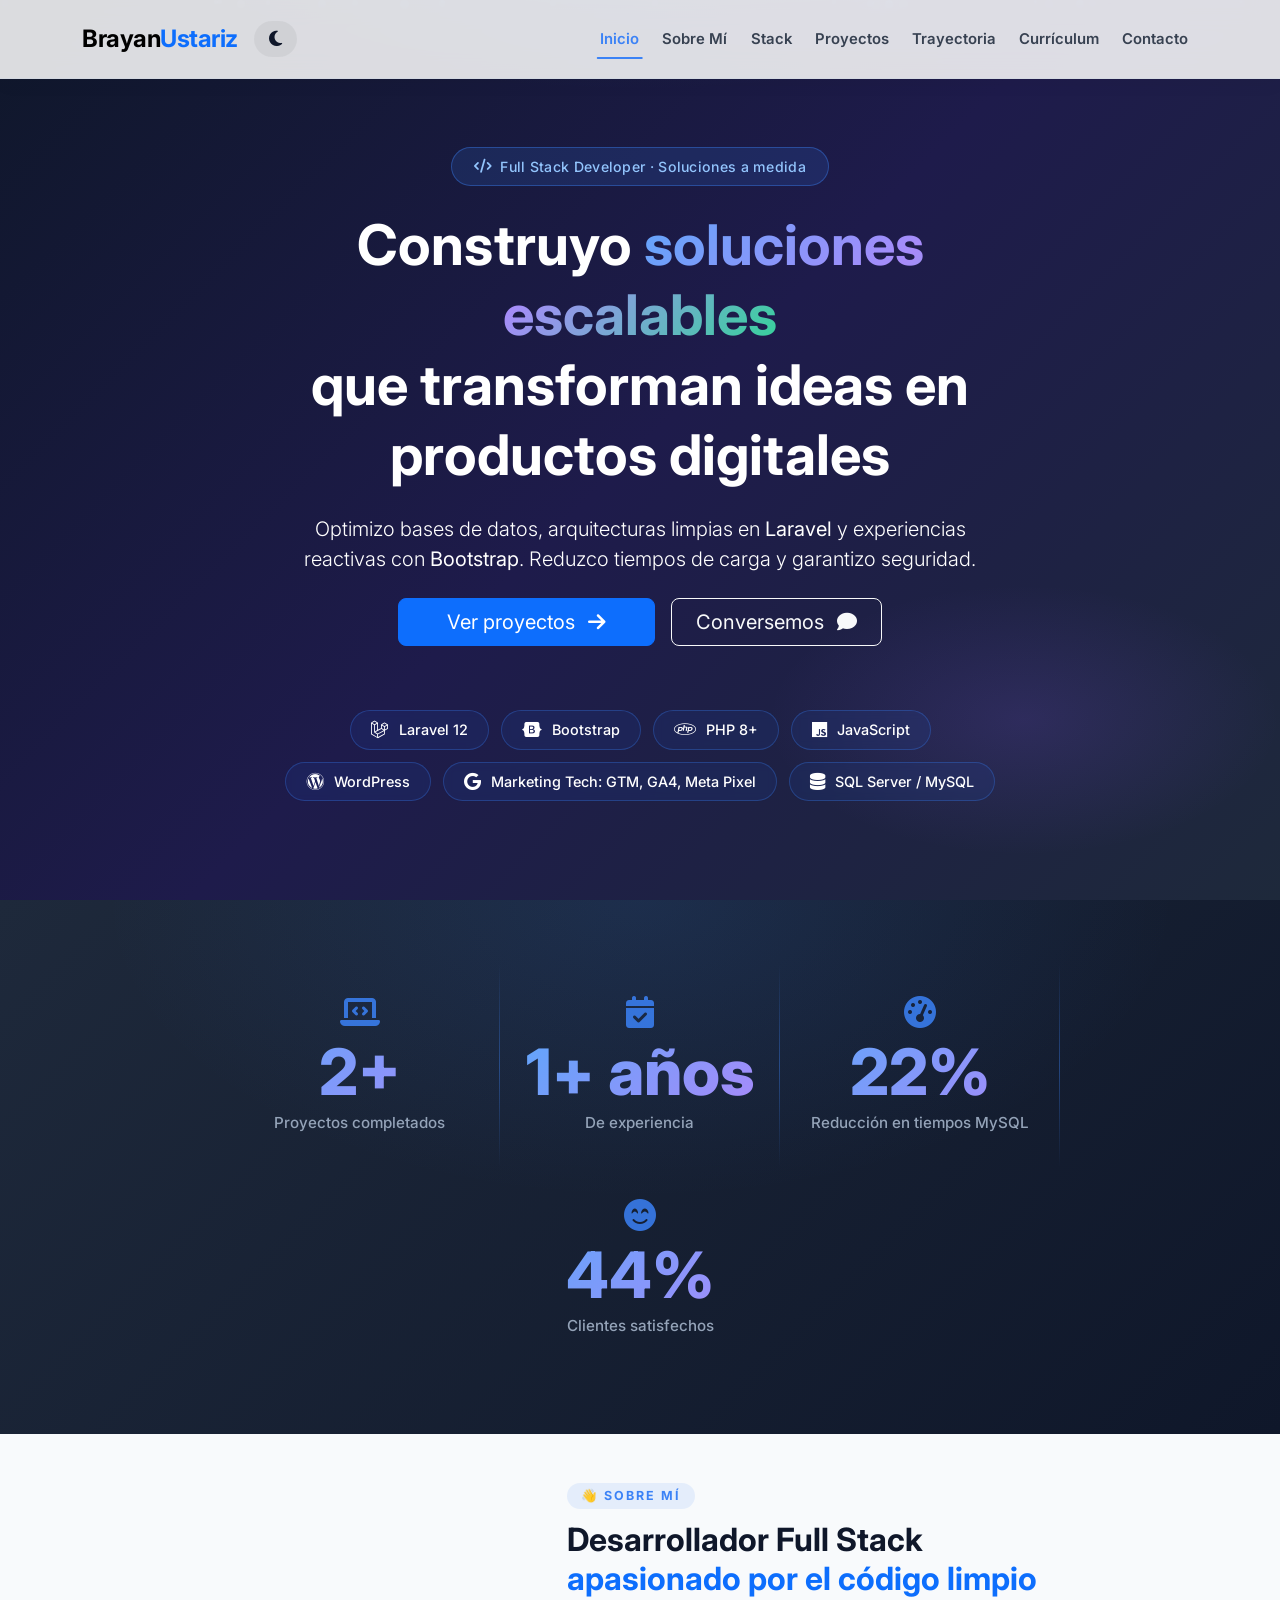
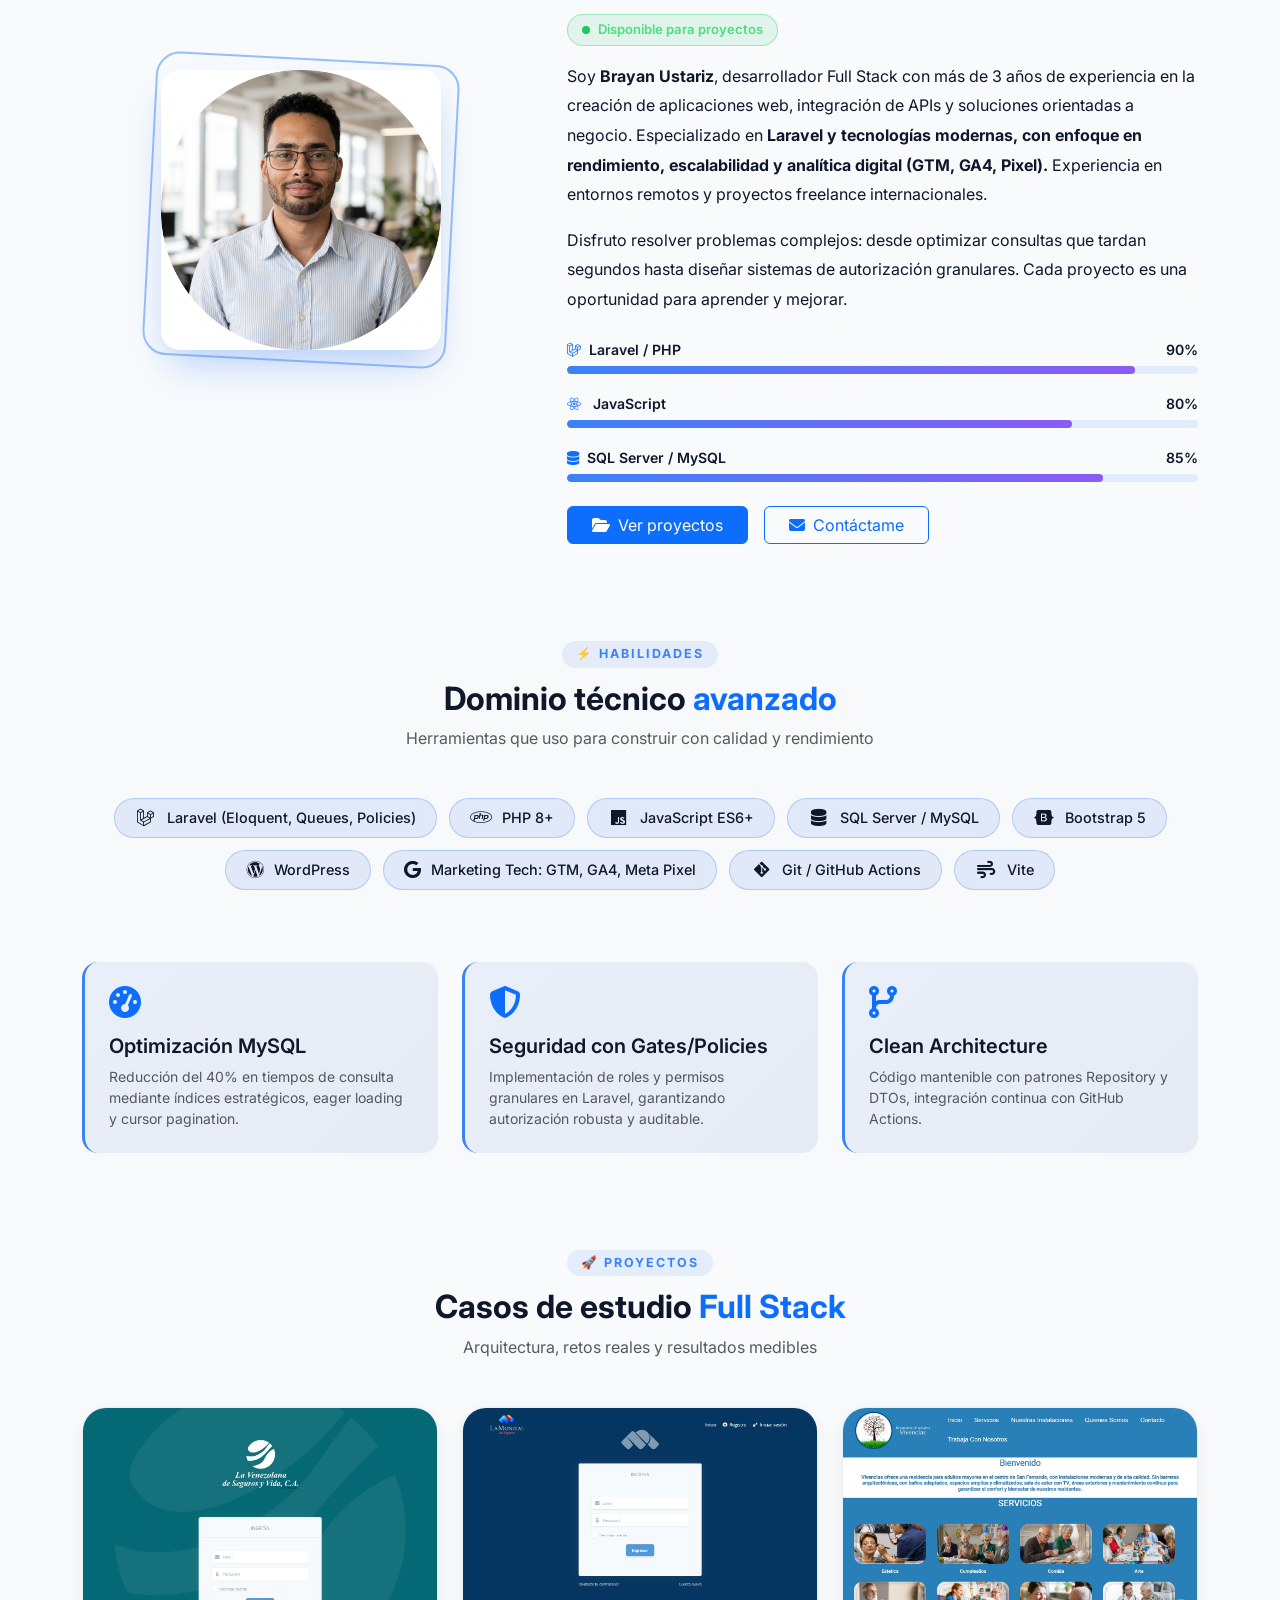
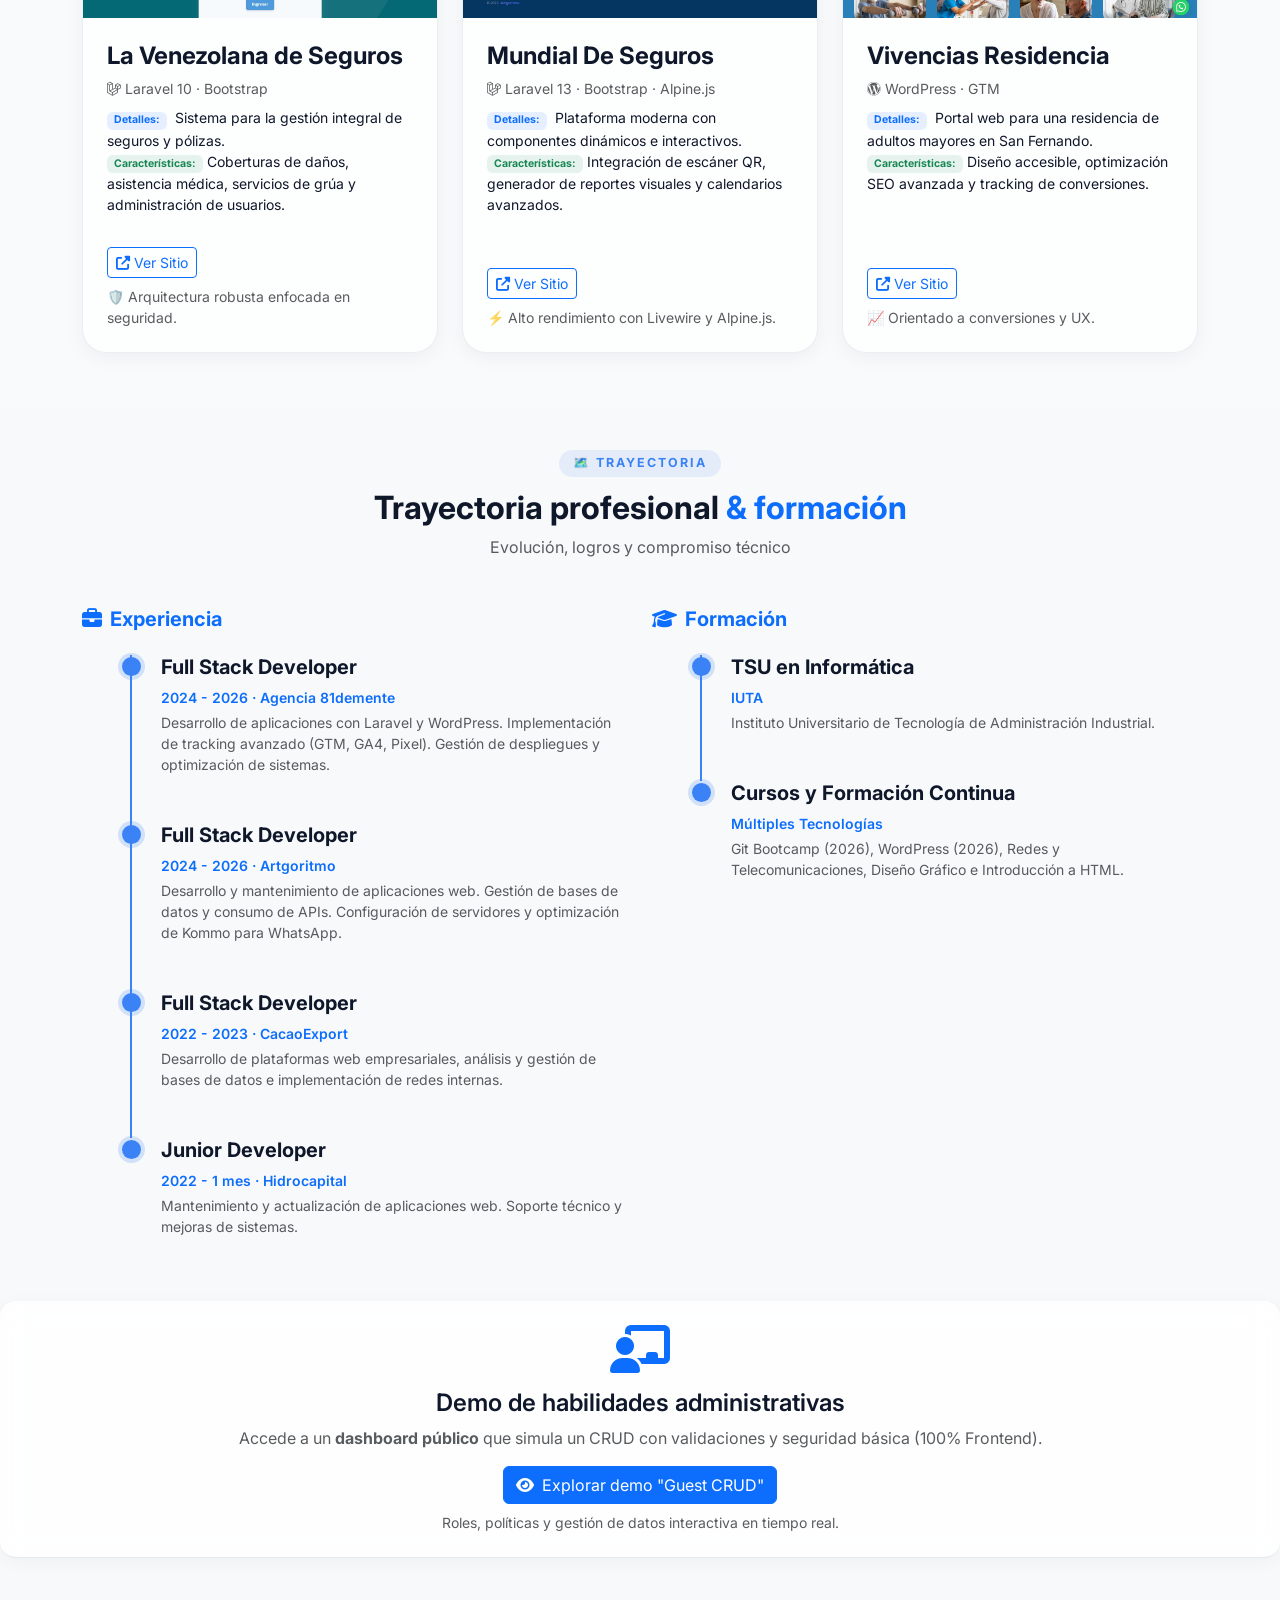
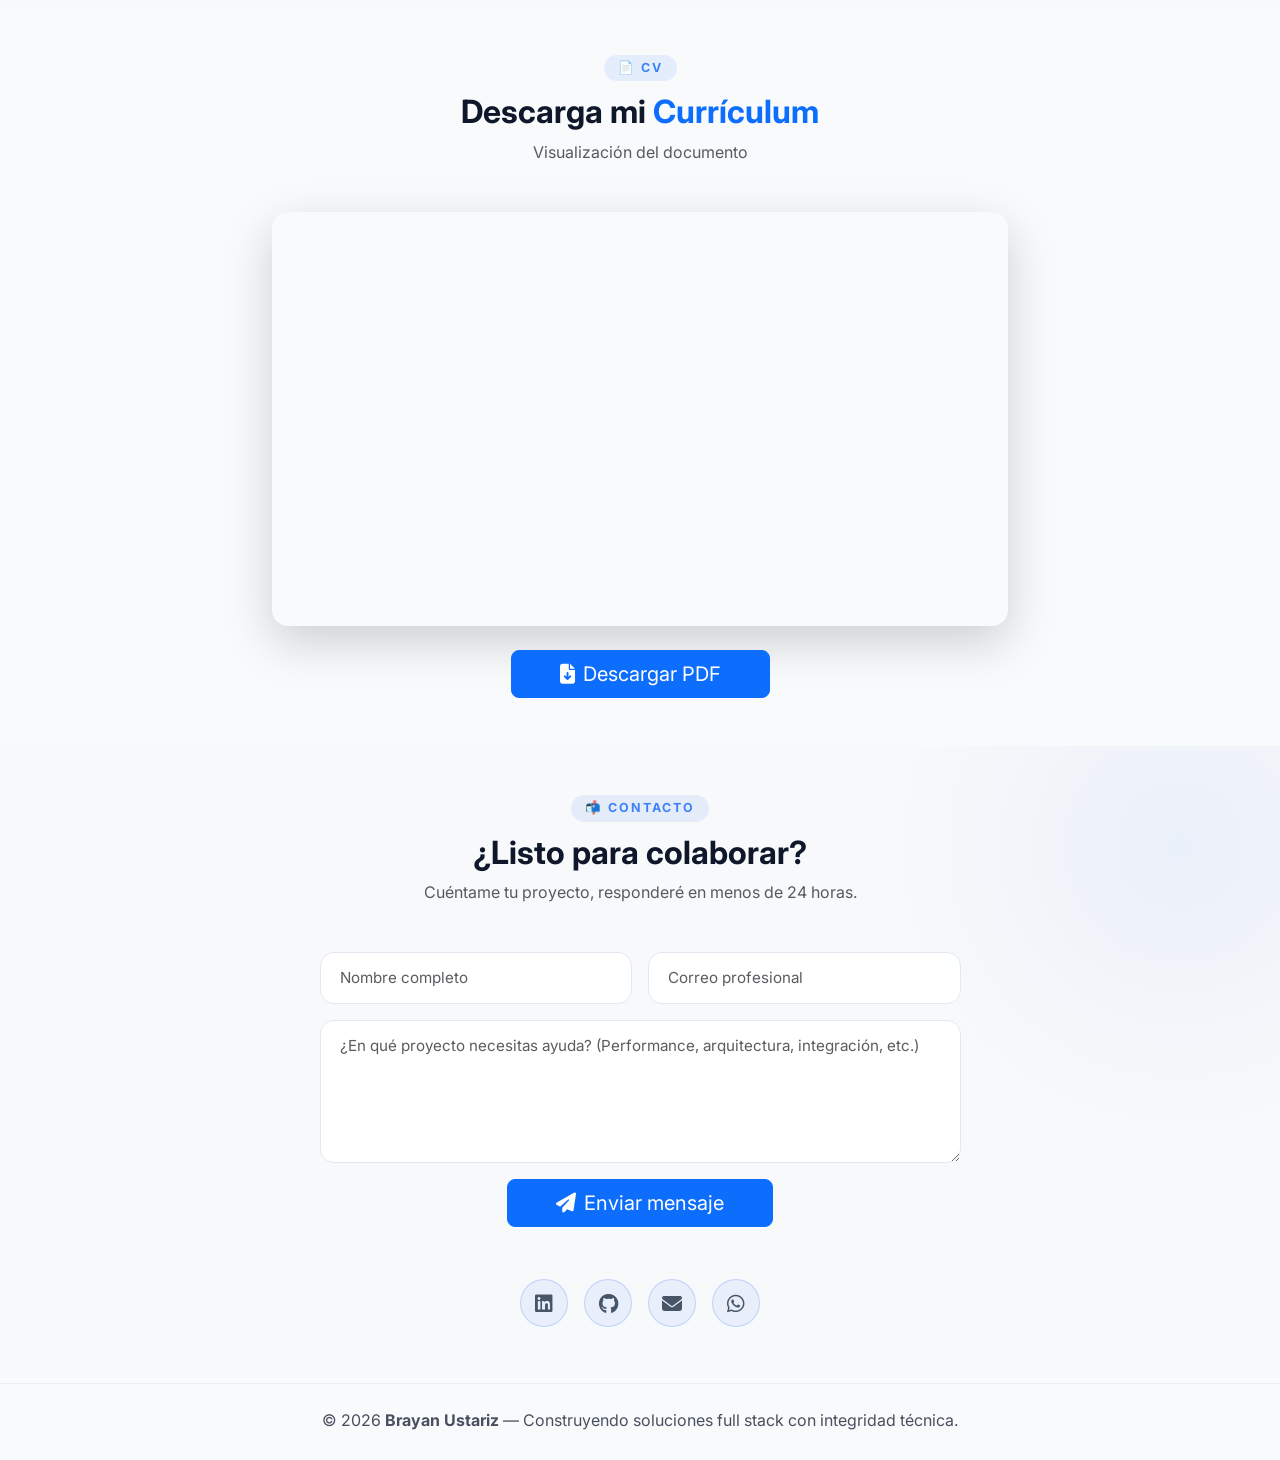
<file: index.html>
<!DOCTYPE html>
<html lang="es">

<head>
    <meta charset="UTF-8">
    <meta name="viewport" content="width=device-width, initial-scale=1.0, viewport-fit=cover">
    <meta name="description"
        content="Portafolio Full Stack de Brayan Ustariz - Experto en Laravel, React, PHP y SQL. Soluciones tecnológicas escalables y eficientes.">
    <meta name="theme-color" content="#0f172a">

    <meta property="og:title" content="Brayan Ustariz · Full Stack Developer">
    <meta property="og:description"
        content="Full Stack Developer especializado en Laravel, React, PHP y SQL Server. Construyo soluciones escalables que transforman ideas en productos digitales.">
    <meta property="og:type" content="website">
    <meta property="og:url" content="https://brayan-ustariz.github.io">

    <title>Brayan Ustariz · Full Stack Developer</title>

    <link rel="preconnect" href="https://fonts.googleapis.com">
    <link rel="preconnect" href="https://fonts.gstatic.com" crossorigin>

    <link
        href="https://fonts.googleapis.com/css2?family=Inter:opsz,wght@14..32,300;14..32,400;14..32,500;14..32,600;14..32,700;14..32,800&display=swap"
        rel="stylesheet">

    <link rel="stylesheet" href="https://cdnjs.cloudflare.com/ajax/libs/font-awesome/6.5.0/css/all.min.css">

    <link href="https://unpkg.com/aos@2.3.1/dist/aos.css" rel="stylesheet">

    <link href="https://cdn.jsdelivr.net/npm/bootstrap@5.3.0/dist/css/bootstrap.min.css" rel="stylesheet">

    <link rel="stylesheet" href="css/styles.css">
</head>

<body>

    <nav class="navbar navbar-expand-lg fixed-top glass-nav py-3" role="navigation" aria-label="Navegación principal">
        <div class="container">
            <a class="navbar-brand fw-bold fs-4" href="#hero" aria-label="Inicio">
                Brayan<span class="text-primary">Ustariz</span>
            </a>
            <div class="d-flex align-items-center gap-2">
                <div class="dark-toggle me-1" id="darkModeToggle" aria-label="Cambiar modo oscuro" role="button"
                    tabindex="0">
                    <i class="fas fa-moon" id="darkIcon"></i>
                </div>
                <button class="navbar-toggler border-0" type="button" data-bs-toggle="collapse"
                    data-bs-target="#navbarNav" aria-controls="navbarNav" aria-expanded="false" aria-label="Abrir menú">
                    <span class="navbar-toggler-icon"></span>
                </button>
            </div>
            <div class="collapse navbar-collapse" id="navbarNav">
                <ul class="navbar-nav ms-auto gap-1">
                    <li class="nav-item"><a class="nav-link fw-semibold" href="#hero">Inicio</a></li>
                    <li class="nav-item"><a class="nav-link fw-semibold" href="#about">Sobre Mí</a></li>
                    <li class="nav-item"><a class="nav-link fw-semibold" href="#skills">Stack</a></li>
                    <li class="nav-item"><a class="nav-link fw-semibold" href="#projects">Proyectos</a></li>
                    <li class="nav-item"><a class="nav-link fw-semibold" href="#experience">Trayectoria</a></li>
                    <li class="nav-item"><a class="nav-link fw-semibold" href="#curriculum">Currículum</a></li>
                    <li class="nav-item"><a class="nav-link fw-semibold" href="#contact">Contacto</a></li>
                </ul>
            </div>
        </div>
    </nav>

    <section id="hero" class="hero-gradient min-vh-100 d-flex align-items-center pt-5" aria-label="Presentación">
        <div class="hero-particles" aria-hidden="true"></div>

        <div class="container text-white py-5 position-relative" data-aos="fade-up">
            <div class="row justify-content-center">
                <div class="col-lg-10 col-xl-8 text-center">

                    <div class="hero-badge" data-aos="fade-down" data-aos-delay="100">
                        <i class="fas fa-code"></i>
                        Full Stack Developer · Soluciones a medida
                    </div>

                    <h1 class="display-4 fw-bold mb-4 lh-sm" data-aos="fade-up" data-aos-delay="150">
                        Construyo
                        <span class="hero-title-gradient"> soluciones escalables</span><br>
                        que transforman ideas en<br>productos digitales
                    </h1>

                    <p class="lead mb-4 opacity-90" data-aos="fade-up" data-aos-delay="200">
                        Optimizo bases de datos, arquitecturas limpias en <strong>Laravel</strong>
                        y experiencias reactivas con <strong>Bootstrap</strong>.
                        Reduzco tiempos de carga y garantizo seguridad.
                    </p>

                    <div class="d-flex flex-wrap justify-content-center gap-3 mt-4" data-aos="fade-up"
                        data-aos-delay="250">
                        <a href="#projects" class="btn btn-primary btn-lg px-5 btn-glow" id="heroProjectsBtn">
                            Ver proyectos <i class="fas fa-arrow-right ms-2"></i>
                        </a>
                        <a href="#contact" class="btn btn-outline-light btn-lg px-4" id="heroContactBtn">
                            Conversemos <i class="fas fa-comment ms-2"></i>
                        </a>
                    </div>

                    <div class="tech-stack mt-5 pt-3" data-aos="fade-up" data-aos-delay="300">
                        <span class="tech-chip"><i class="fab fa-laravel"></i> Laravel 12</span>
                        <span class="tech-chip"><i class="fab fa-bootstrap"></i> Bootstrap</span>
                        <span class="tech-chip"><i class="fab fa-php"></i> PHP 8+</span>
                        <span class="tech-chip"><i class="fab fa-js"></i> JavaScript</span>
                        <span class="tech-chip"><i class="fab fa-wordpress"></i> WordPress</span>
                        <span class="tech-chip"><i class="fab fa-google"></i> Marketing Tech: GTM, GA4, Meta
                            Pixel</span>
                        <span class="tech-chip"><i class="fas fa-database"></i> SQL Server / MySQL</span>
                    </div>

                </div>
            </div>
        </div>
    </section>

    <section class="stats-section" aria-label="Estadísticas">
        <div class="container position-relative">
            <div class="row g-0 text-white justify-content-center">

                <div class="col-6 col-md-3">
                    <div class="stat-card" data-aos="fade-up" data-aos-delay="50">
                        <i class="fas fa-laptop-code stat-icon"></i>
                        <span class="stat-number" data-target="5" data-suffix="+">0</span>
                        <span class="stat-label">Proyectos completados</span>
                    </div>
                </div>

                <div class="col-md-auto d-none d-md-block">
                    <div class="stat-divider h-100"></div>
                </div>

                <div class="col-6 col-md-3">
                    <div class="stat-card" data-aos="fade-up" data-aos-delay="100">
                        <i class="fas fa-calendar-check stat-icon"></i>
                        <span class="stat-number" data-target="3" data-suffix="+ años">0</span>
                        <span class="stat-label">De experiencia</span>
                    </div>
                </div>

                <div class="col-md-auto d-none d-md-block">
                    <div class="stat-divider h-100"></div>
                </div>

                <div class="col-6 col-md-3">
                    <div class="stat-card" data-aos="fade-up" data-aos-delay="150">
                        <i class="fas fa-tachometer-alt stat-icon"></i>
                        <span class="stat-number" data-target="40" data-suffix="%">0</span>
                        <span class="stat-label">Reducción en tiempos MySQL</span>
                    </div>
                </div>

                <div class="col-md-auto d-none d-md-block">
                    <div class="stat-divider h-100"></div>
                </div>

                <div class="col-6 col-md-3">
                    <div class="stat-card" data-aos="fade-up" data-aos-delay="200">
                        <i class="fas fa-smile-beam stat-icon"></i>
                        <span class="stat-number" data-target="80" data-suffix="%">0</span>
                        <span class="stat-label">Clientes satisfechos</span>
                    </div>
                </div>

            </div>
        </div>
    </section>

    <section id="about" class="about-section py-5" aria-label="Sobre Mí">
        <div class="container">
            <div class="row align-items-center g-5">

                <div class="col-lg-5 text-center" data-aos="fade-right">
                    <div class="about-img-wrapper d-inline-block">
                        <img src="img/perfil.jpeg" class="about-avatar" alt="Brayan Ustariz">
                    </div>
                </div>

                <div class="col-lg-7" data-aos="fade-left">
                    <span class="section-tag">👋 Sobre Mí</span>
                    <h2 class="fw-bold mb-3">Desarrollador Full Stack<br>
                        <span class="text-primary">apasionado por el código limpio</span>
                    </h2>

                    <div class="about-badge mb-3">Disponible para proyectos</div>

                    <p class="mb-3" style="line-height: 1.85;">
                        Soy <strong>Brayan Ustariz</strong>, desarrollador Full Stack con más de 3 años de experiencia
                        en la creación de aplicaciones web, integración de APIs y soluciones orientadas a negocio.
                        Especializado en <strong>Laravel y tecnologías modernas, con enfoque en rendimiento,
                            escalabilidad y analítica digital (GTM, GA4, Pixel).</strong>
                        Experiencia en entornos remotos y proyectos freelance internacionales.
                    </p>
                    <p class="mb-4" style="line-height: 1.85;">
                        Disfruto resolver problemas complejos: desde optimizar consultas que tardan segundos hasta
                        diseñar
                        sistemas de autorización granulares. Cada proyecto es una oportunidad para aprender y mejorar.
                    </p>

                    <div class="mb-2">
                        <div class="skill-bar-wrapper" id="skill-laravel">
                            <div class="skill-bar-label">
                                <span><i class="fab fa-laravel me-2 text-primary"></i>Laravel / PHP</span>
                                <span>90%</span>
                            </div>
                            <div class="skill-bar-track">
                                <div class="skill-bar-fill" data-width="90"></div>
                            </div>
                        </div>
                        <div class="skill-bar-wrapper" id="skill-react">
                            <div class="skill-bar-label">
                                <span><i class="fab fa-react me-2 text-primary"></i> JavaScript</span>
                                <span>80%</span>
                            </div>
                            <div class="skill-bar-track">
                                <div class="skill-bar-fill" data-width="80"></div>
                            </div>
                        </div>
                        <div class="skill-bar-wrapper" id="skill-sql">
                            <div class="skill-bar-label">
                                <span><i class="fas fa-database me-2 text-primary"></i>SQL Server / MySQL</span>
                                <span>85%</span>
                            </div>
                            <div class="skill-bar-track">
                                <div class="skill-bar-fill" data-width="85"></div>
                            </div>
                        </div>
                    </div>

                    <div class="d-flex flex-wrap gap-3 mt-4">
                        <a href="#projects" class="btn btn-primary px-4 btn-glow" id="aboutProjectsBtn">
                            <i class="fas fa-folder-open me-2"></i>Ver proyectos
                        </a>
                        <a href="#contact" class="btn btn-outline-primary px-4" id="aboutContactBtn">
                            <i class="fas fa-envelope me-2"></i>Contáctame
                        </a>
                    </div>
                </div>

            </div>
        </div>
    </section>

    <section id="skills" class="py-5 bg-light" aria-label="Stack tecnológico">
        <div class="container">
            <div class="text-center mb-5" data-aos="fade-up">
                <span class="section-tag">⚡ Habilidades</span>
                <h2 class="fw-bold">Dominio técnico <span class="text-primary">avanzado</span></h2>
                <p class="text-muted">Herramientas que uso para construir con calidad y rendimiento</p>
            </div>

            <div class="tech-stack justify-content-center mb-5" data-aos="fade-up" data-aos-delay="50">
                <div class="tech-chip"><i class="fab fa-laravel fa-fw"></i> Laravel (Eloquent, Queues, Policies)</div>
                <div class="tech-chip"><i class="fab fa-php fa-fw"></i> PHP 8+</div>
                <div class="tech-chip"><i class="fab fa-js fa-fw"></i> JavaScript ES6+</div>
                <div class="tech-chip"><i class="fas fa-database fa-fw"></i> SQL Server / MySQL</div>
                <div class="tech-chip"><i class="fab fa-bootstrap fa-fw"></i> Bootstrap 5</div>
                <div class="tech-chip"><i class="fab fa-wordpress"></i> WordPress</div>
                <div class="tech-chip"><i class="fab fa-google"></i> Marketing Tech: GTM, GA4, Meta Pixel</div>
                <div class="tech-chip"><i class="fab fa-git-alt fa-fw"></i> Git / GitHub Actions</div>
                <div class="tech-chip"><i class="fas fa-wind fa-fw"></i> Vite</div>
            </div>

            <div class="row g-4 mt-2" data-aos="fade-up" data-aos-delay="100">
                <div class="col-md-6 col-lg-4">
                    <div class="achievement-badge h-100">
                        <i class="fas fa-tachometer-alt fa-2x text-primary mb-3"></i>
                        <h5 class="fw-semibold">Optimización MySQL</h5>
                        <p class="small mb-0 text-muted">Reducción del 40% en tiempos de consulta mediante índices
                            estratégicos, eager loading y cursor pagination.</p>
                    </div>
                </div>
                <div class="col-md-6 col-lg-4">
                    <div class="achievement-badge h-100">
                        <i class="fas fa-shield-alt fa-2x text-primary mb-3"></i>
                        <h5 class="fw-semibold">Seguridad con Gates/Policies</h5>
                        <p class="small mb-0 text-muted">Implementación de roles y permisos granulares en Laravel,
                            garantizando autorización robusta y auditable.</p>
                    </div>
                </div>
                <div class="col-md-6 col-lg-4">
                    <div class="achievement-badge h-100">
                        <i class="fas fa-code-branch fa-2x text-primary mb-3"></i>
                        <h5 class="fw-semibold">Clean Architecture</h5>
                        <p class="small mb-0 text-muted">Código mantenible con patrones Repository y DTOs, integración
                            continua con GitHub Actions.</p>
                    </div>
                </div>
            </div>
        </div>
    </section>

    <section id="projects" class="py-5" aria-label="Proyectos">
        <div class="container">
            <div class="text-center mb-5" data-aos="fade-up">
                <span class="section-tag">🚀 Proyectos</span>
                <h2 class="fw-bold">Casos de estudio <span class="text-primary">Full Stack</span></h2>
                <p class="text-muted">Arquitectura, retos reales y resultados medibles</p>
            </div>

            <div class="row g-4">

                <div class="col-md-6 col-lg-4" data-aos="fade-up" data-aos-delay="100">
                    <div class="project-card h-100 d-flex flex-column">
                        <div class="project-img-container">
                            <img src="img/proyecto1.jpg" class="mockup-img" alt="La Venezolana De Seguros"
                                loading="lazy">
                            <div class="project-img-overlay">
                                <span class="badge bg-primary">Plataforma de Seguros</span>
                            </div>
                        </div>
                        <div class="p-4 d-flex flex-column flex-grow-1">
                            <h4 class="fw-bold">La Venezolana de Seguros</h4>
                            <p class="text-muted small mb-2"><i class="fab fa-laravel"></i> Laravel 10 · Bootstrap</p>
                            <div class="mb-3 small">
                                <span class="badge bg-primary bg-opacity-10 text-primary me-1">Detalles:</span>
                                Sistema para la gestión integral de seguros y pólizas.
                                <br>
                                <span class="badge bg-success bg-opacity-10 text-success mt-1">Características:</span>
                                Coberturas de daños, asistencia médica, servicios de grúa y administración de usuarios.
                            </div>
                            <div class="mt-auto d-flex gap-2 pt-3 flex-wrap">
                                <a href="http://canal.lavenezolanadeseguros.com/" class="btn btn-sm btn-outline-primary"
                                    target="_blank" rel="noopener">
                                    <i class="fas fa-external-link-alt"></i> Ver Sitio
                                </a>
                            </div>
                            <div class="mt-2 small text-muted">🛡️ Arquitectura robusta enfocada en seguridad.</div>
                        </div>
                    </div>
                </div>

                <div class="col-md-6 col-lg-4" data-aos="fade-up" data-aos-delay="200">
                    <div class="project-card h-100 d-flex flex-column">
                        <div class="project-img-container">
                            <img src="img/proyecto2.jpg" class="mockup-img" alt="Mundial de Seguros" loading="lazy">
                            <div class="project-img-overlay">
                                <span class="badge bg-primary">Sistema Aseguradora</span>
                            </div>
                        </div>
                        <div class="p-4 d-flex flex-column flex-grow-1">
                            <h4 class="fw-bold">Mundial De Seguros</h4>
                            <p class="text-muted small mb-2"><i class="fab fa-laravel"></i> Laravel 13 · Bootstrap ·
                                Alpine.js</p>
                            <div class="mb-3 small">
                                <span class="badge bg-primary bg-opacity-10 text-primary me-1">Detalles:</span>
                                Plataforma moderna con componentes dinámicos e interactivos.
                                <br>
                                <span class="badge bg-success bg-opacity-10 text-success mt-1">Características:</span>
                                Integración de escáner QR, generador de reportes visuales y calendarios avanzados.
                            </div>
                            <div class="mt-auto d-flex gap-2 pt-3 flex-wrap">
                                <a href="https://www.grupo-mundial.com/" class="btn btn-sm btn-outline-primary"
                                    target="_blank" rel="noopener">
                                    <i class="fas fa-external-link-alt"></i> Ver Sitio
                                </a>
                            </div>
                            <div class="mt-2 small text-muted">⚡ Alto rendimiento con Livewire y Alpine.js.</div>
                        </div>
                    </div>
                </div>

                <div class="col-md-6 col-lg-4" data-aos="fade-up" data-aos-delay="300">
                    <div class="project-card h-100 d-flex flex-column">
                        <div class="project-img-container">
                            <img src="img/proyecto3.jpg" class="mockup-img" alt="Vivencias Residencia" loading="lazy">
                            <div class="project-img-overlay">
                                <span class="badge bg-primary">Institucional</span>
                            </div>
                        </div>
                        <div class="p-4 d-flex flex-column flex-grow-1">
                            <h4 class="fw-bold">Vivencias Residencia</h4>
                            <p class="text-muted small mb-2"><i class="fab fa-wordpress"></i> WordPress · GTM</p>
                            <div class="mb-3 small">
                                <span class="badge bg-primary bg-opacity-10 text-primary me-1">Detalles:</span>
                                Portal web para una residencia de adultos mayores en San Fernando.
                                <br>
                                <span class="badge bg-success bg-opacity-10 text-success mt-1">Características:</span>
                                Diseño accesible, optimización SEO avanzada y tracking de conversiones.
                            </div>
                            <div class="mt-auto d-flex gap-2 pt-3 flex-wrap">
                                <a href="https://vivenciasresidenciadeadultos.com.ar/"
                                    class="btn btn-sm btn-outline-primary" target="_blank" rel="noopener">
                                    <i class="fas fa-external-link-alt"></i> Ver Sitio
                                </a>
                            </div>
                            <div class="mt-2 small text-muted">📈 Orientado a conversiones y UX.</div>
                        </div>
                    </div>
                </div>

            </div>
        </div>
    </section>

    <section id="experience" class="py-5 bg-light" aria-label="Trayectoria profesional">
        <div class="container">
            <div class="text-center mb-5" data-aos="fade-up">
                <span class="section-tag">🗺️ Trayectoria</span>
                <h2 class="fw-bold">Trayectoria profesional <span class="text-primary">&amp; formación</span></h2>
                <p class="text-muted">Evolución, logros y compromiso técnico</p>
            </div>

            <div class="row g-4">
                <div class="col-lg-6" data-aos="fade-right">
                    <h5 class="fw-bold text-primary mb-4"><i class="fas fa-briefcase me-2"></i>Experiencia</h5>
                    <div class="timeline">
                        <div class="timeline-item">
                            <div class="timeline-dot"></div>
                            <h5 class="fw-bold">Full Stack Developer</h5>
                            <p class="text-primary mb-1 small fw-semibold">2024 - 2026 · Agencia 81demente</p>
                            <p class="text-muted small">Desarrollo de aplicaciones con Laravel y WordPress.
                                Implementación de tracking avanzado (GTM, GA4, Pixel). Gestión de despliegues y
                                optimización de sistemas.</p>
                        </div>
                        <div class="timeline-item">
                            <div class="timeline-dot"></div>
                            <h5 class="fw-bold">Full Stack Developer</h5>
                            <p class="text-primary mb-1 small fw-semibold">2024 - 2026 · Artgoritmo</p>
                            <p class="text-muted small">Desarrollo y mantenimiento de aplicaciones web. Gestión de bases
                                de datos y consumo de APIs. Configuración de servidores y optimización de Kommo para
                                WhatsApp.</p>
                        </div>
                        <div class="timeline-item">
                            <div class="timeline-dot"></div>
                            <h5 class="fw-bold">Full Stack Developer</h5>
                            <p class="text-primary mb-1 small fw-semibold">2022 - 2023 · CacaoExport</p>
                            <p class="text-muted small">Desarrollo de plataformas web empresariales, análisis y gestión
                                de bases de datos e implementación de redes internas.</p>
                        </div>
                        <div class="timeline-item">
                            <div class="timeline-dot"></div>
                            <h5 class="fw-bold">Junior Developer</h5>
                            <p class="text-primary mb-1 small fw-semibold"> 2022 - 1 mes   · Hidrocapital</p>
                            <p class="text-muted small">Mantenimiento y actualización de aplicaciones web. Soporte
                                técnico y mejoras de sistemas.</p>
                        </div>
                    </div>
                </div>

                <div class="col-lg-6" data-aos="fade-left">
                    <h5 class="fw-bold text-primary mb-4"><i class="fas fa-graduation-cap me-2"></i>Formación</h5>
                    <div class="timeline">
                        <div class="timeline-item">
                            <div class="timeline-dot"></div>
                            <h5 class="fw-bold">TSU en Informática</h5>
                            <p class="text-primary mb-1 small fw-semibold">IUTA</p>
                            <p class="text-muted small">Instituto Universitario de Tecnología de Administración
                                Industrial.</p>
                        </div>
                        <div class="timeline-item">
                            <div class="timeline-dot"></div>
                            <h5 class="fw-bold">Cursos y Formación Continua</h5>
                            <p class="text-primary mb-1 small fw-semibold">Múltiples Tecnologías</p>
                            <p class="text-muted small">Git Bootcamp (2026), WordPress (2026), Redes y
                                Telecomunicaciones, Diseño Gráfico e Introducción a HTML.</p>
                        </div>
                    </div>
                </div>
            </div>
        </div>

        <div class="mt-5 p-4 rounded-4 glass-nav text-center" data-aos="zoom-in">
            <i class="fas fa-chalkboard-user fa-3x text-primary mb-3"></i>
            <h4 class="fw-semibold">Demo de habilidades administrativas</h4>
            <p class="mb-3 text-muted">Accede a un <strong>dashboard público</strong> que simula un CRUD con
                validaciones y seguridad básica (100% Frontend).</p>
            <a href="demo.html" class="btn btn-primary btn-glow" id="demoGuestBtn">
                <i class="fas fa-eye me-2"></i>Explorar demo "Guest CRUD"
            </a>
            <div class="small text-muted mt-2">Roles, políticas y gestión de datos interactiva en tiempo real.</div>
        </div>
        </div>
    </section>

    <section id="curriculum" class="py-5" aria-label="Currículum">
        <div class="container">
            <div class="text-center mb-5" data-aos="fade-up">
                <span class="section-tag">📄 CV</span>
                <h2 class="fw-bold">Descarga mi <span class="text-primary">Currículum</span></h2>
                <p class="text-muted">Visualización del documento</p>
            </div>

            <div class="row justify-content-center" data-aos="fade-up" data-aos-delay="100">
                <div class="col-lg-8">
                    <div class="ratio ratio-16x9 mb-4 shadow-lg rounded-4 overflow-hidden">
                        <iframe src="img/Curriculum.pdf" style="border:0;" title="Currículum Brayan Ustariz"
                            loading="lazy">
                        </iframe>
                    </div>
                    <div class="text-center">
                        <a href="img/Curriculum.pdf" class="btn btn-primary btn-lg btn-glow px-5" id="downloadCVBtn"
                            download="Brayan_Ustariz_CV.pdf">
                            <i class="fas fa-file-arrow-down me-2"></i>Descargar PDF
                        </a>
                    </div>
                </div>
            </div>
        </div>
    </section>

    <section id="contact" class="py-5 bg-light contact-section" aria-label="Contacto">
        <div class="container">
            <div class="row justify-content-center" data-aos="fade-up">
                <div class="col-lg-8 col-xl-7">

                    <div class="text-center mb-5">
                        <span class="section-tag">📬 Contacto</span>
                        <h2 class="fw-bold">¿Listo para colaborar?</h2>
                        <p class="text-muted">Cuéntame tu proyecto, responderé en menos de 24 horas.</p>
                    </div>

                    <form action="https://formsubmit.com/brayan17enrique@gmail.com" method="POST" id="contactForm"
                        class="row g-3">

                        <input type="hidden" name="_next" id="formNextUrl" value="">
                        <input type="hidden" name="_subject" value="✉️ Nuevo mensaje desde tu portafolio">
                        <input type="hidden" name="_captcha" value="false">
                        <input type="text" name="_honey" style="display:none">

                        <div class="col-md-6">
                            <input type="text" class="form-control form-control-custom" id="name" name="name"
                                placeholder="Nombre completo" required minlength="2" maxlength="100">
                        </div>
                        <div class="col-md-6">
                            <input type="email" class="form-control form-control-custom" id="email" name="email"
                                placeholder="Correo profesional" required maxlength="150">
                        </div>
                        <div class="col-12">
                            <textarea class="form-control form-control-custom" rows="5" id="message" name="message"
                                placeholder="¿En qué proyecto necesitas ayuda? (Performance, arquitectura, integración, etc.)"
                                required minlength="10" maxlength="2000"></textarea>
                        </div>
                        <div class="col-12 text-center">
                            <button type="submit" class="btn btn-primary btn-lg px-5 btn-glow" id="submitBtn">
                                <i class="fas fa-paper-plane me-2"></i>Enviar mensaje
                            </button>
                        </div>
                        <div id="formFeedback" class="col-12 mt-1"></div>
                    </form>

                    <div class="mt-5 d-flex justify-content-center gap-3 flex-wrap">
                        <a href="https://www.linkedin.com/in/brayan-ustariz-b33b29320" target="_blank"
                            rel="noopener noreferrer" class="social-icon" aria-label="LinkedIn de Brayan Ustariz"
                            id="linkedinLink">
                            <i class="fab fa-linkedin fa-lg"></i>
                        </a>
                        <a href="https://github.com/brayan-ustariz" target="_blank" rel="noopener noreferrer"
                            class="social-icon" aria-label="GitHub de Brayan Ustariz" id="githubLink">
                            <i class="fab fa-github fa-lg"></i>
                        </a>
                        <a href="mailto:brayan17enrique@gmail.com" class="social-icon"
                            aria-label="Email de Brayan Ustariz" id="emailLink">
                            <i class="fas fa-envelope fa-lg"></i>
                        </a>
                        <a href="https://wa.me/584120154381" target="_blank" rel="noopener noreferrer"
                            class="social-icon" aria-label="WhatsApp de Brayan Ustariz" id="whatsappLink">
                            <i class="fab fa-whatsapp fa-lg"></i>
                        </a>
                    </div>

                </div>
            </div>
        </div>
    </section>

    <footer class="text-center py-4 mt-2">
        <div class="container">
            <p class="mb-1 opacity-75">
                &copy; 2026 <strong>Brayan Ustariz</strong> — Construyendo soluciones full stack con integridad técnica.
            </p>
        </div>
    </footer>

    <script src="https://cdn.jsdelivr.net/npm/bootstrap@5.3.0/dist/js/bootstrap.bundle.min.js"></script>
    <script src="https://unpkg.com/aos@2.3.1/dist/aos.js"></script>
    <script src="js/main.js"></script>

</body>

</html>
</file>
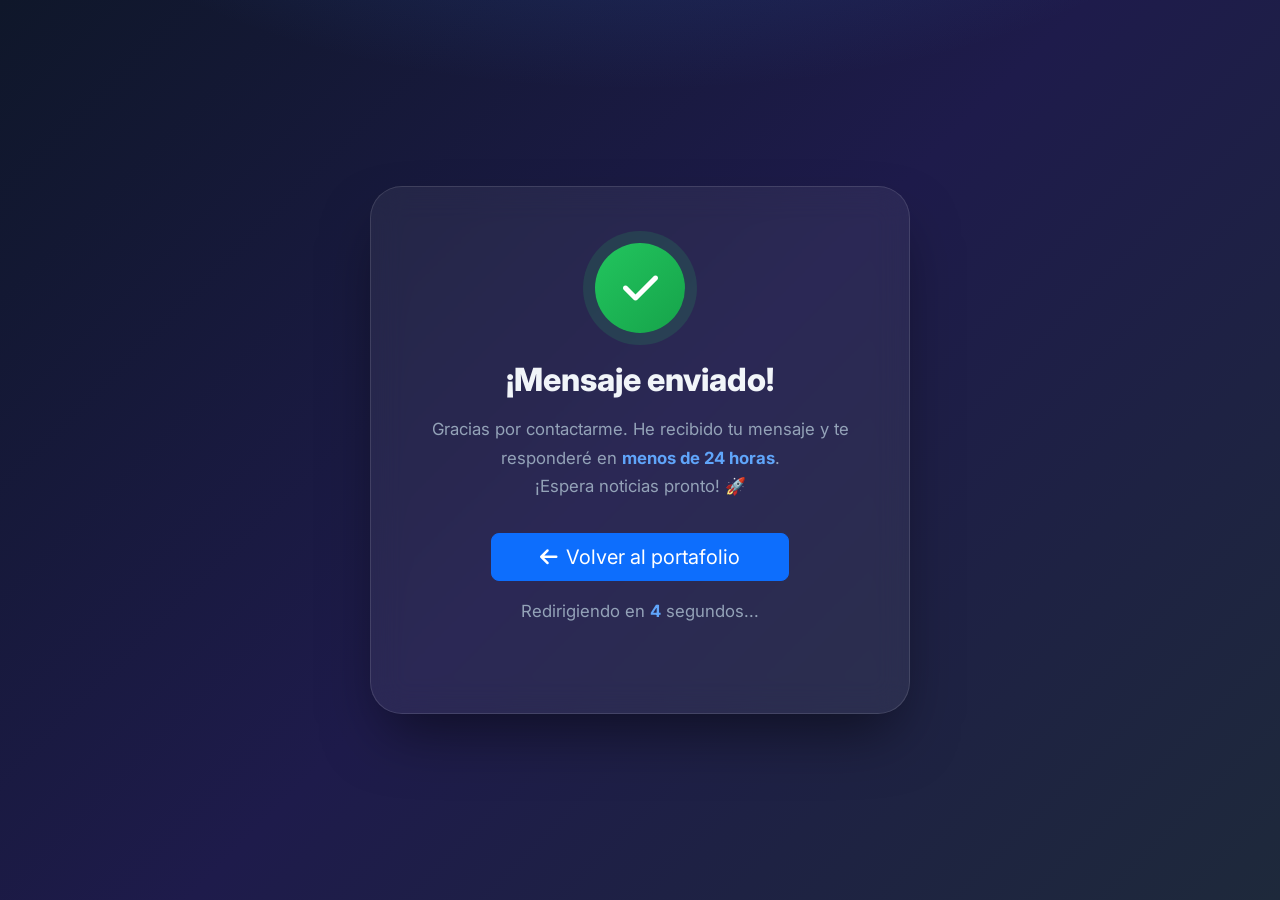
<file: gracias.html>
<!DOCTYPE html>
<html lang="es">
<head>
    <meta charset="UTF-8">
    <meta name="viewport" content="width=device-width, initial-scale=1.0">
    <meta name="robots" content="noindex">
    <title>¡Mensaje enviado! · Brayan Ustariz</title>

    <link rel="preconnect" href="https://fonts.googleapis.com">
    <link rel="preconnect" href="https://fonts.gstatic.com" crossorigin>
    <link href="https://fonts.googleapis.com/css2?family=Inter:opsz,wght@14..32,400;14..32,600;14..32,700;14..32,800&display=swap" rel="stylesheet">
    <link rel="stylesheet" href="https://cdnjs.cloudflare.com/ajax/libs/font-awesome/6.5.0/css/all.min.css">
    <link href="https://cdn.jsdelivr.net/npm/bootstrap@5.3.0/dist/css/bootstrap.min.css" rel="stylesheet">
    <link rel="stylesheet" href="css/styles.css">

    <style>
        .gracias-section {
            min-height: 100vh;
            display: flex;
            align-items: center;
            justify-content: center;
            background: linear-gradient(135deg, #0f172a 0%, #1e1b4b 50%, #1e293b 100%);
            position: relative;
            overflow: hidden;
        }

        .gracias-section::before {
            content: '';
            position: absolute;
            inset: 0;
            background: radial-gradient(ellipse 80% 50% at 50% -20%, rgba(59,130,246,0.25) 0%, transparent 60%);
            pointer-events: none;
        }

        .gracias-card {
            background: rgba(255,255,255,0.06);
            backdrop-filter: blur(16px);
            -webkit-backdrop-filter: blur(16px);
            border: 1px solid rgba(255,255,255,0.12);
            border-radius: 2rem;
            padding: 3.5rem 3rem;
            text-align: center;
            max-width: 540px;
            width: 100%;
            position: relative;
            z-index: 1;
            box-shadow: 0 30px 60px -15px rgba(0,0,0,0.5);
        }

        .check-circle {
            width: 90px;
            height: 90px;
            border-radius: 50%;
            background: linear-gradient(135deg, #22c55e, #16a34a);
            display: flex;
            align-items: center;
            justify-content: center;
            margin: 0 auto 1.75rem;
            font-size: 2.5rem;
            color: #fff;
            box-shadow: 0 0 0 12px rgba(34,197,94,0.15);
            animation: pop-in 0.5s cubic-bezier(0.34,1.56,0.64,1) both;
        }

        @keyframes pop-in {
            from { transform: scale(0); opacity: 0; }
            to   { transform: scale(1); opacity: 1; }
        }

        .gracias-card h1 {
            font-size: 2rem;
            font-weight: 800;
            color: #f1f5f9;
            margin-bottom: 1rem;
        }

        .gracias-card p {
            color: #94a3b8;
            font-size: 1.05rem;
            line-height: 1.7;
            margin-bottom: 2rem;
        }

        .countdown-text {
            font-size: 0.85rem;
            color: #64748b;
            margin-top: 1rem;
        }

        .countdown-text span {
            color: #60a5fa;
            font-weight: 700;
        }
    </style>
</head>
<body>

    <div class="gracias-section">
        <div class="gracias-card">

            <div class="check-circle">
                <i class="fas fa-check"></i>
            </div>

            <h1>¡Mensaje enviado!</h1>

            <p>
                Gracias por contactarme. He recibido tu mensaje y te responderé
                en <strong style="color:#60a5fa;">menos de 24 horas</strong>.<br>
                ¡Espera noticias pronto! 🚀
            </p>

            <a href="index.html" class="btn btn-primary btn-lg px-5 btn-glow">
                <i class="fas fa-arrow-left me-2"></i>Volver al portafolio
            </a>

            <p class="countdown-text">
                Redirigiendo en <span id="countdown">5</span> segundos...
            </p>

        </div>
    </div>

    <script src="https://cdn.jsdelivr.net/npm/bootstrap@5.3.0/dist/js/bootstrap.bundle.min.js"></script>
    <script>
        // Fade-in
        document.body.style.opacity = '0';
        document.body.style.transition = 'opacity 0.4s';
        window.addEventListener('load', () => { document.body.style.opacity = '1'; });

        // Cuenta regresiva y redirección
        let seconds = 5;
        const countEl = document.getElementById('countdown');
        const timer = setInterval(() => {
            seconds--;
            if (countEl) countEl.textContent = seconds;
            if (seconds <= 0) {
                clearInterval(timer);
                window.location.href = 'index.html';
            }
        }, 1000);
    </script>
</body>
</html>
</file>
<file: css/styles.css>
/* ===================================================
   PORTAFOLIO — Brayan Ustariz · app.css
   =================================================== */

/* Reset base */
*, *::before, *::after {
    margin: 0;
    padding: 0;
    box-sizing: border-box;
}

/* Prevenir parpadeo al cargar */
body {
    opacity: 0;
    transition: opacity 0.5s ease;
}

body.loaded {
    opacity: 1;
}

html {
    scroll-behavior: smooth;
}

body {
    font-family: 'Inter', sans-serif;
    background: #f8fafc;
    color: #0f172a;
    transition: background 0.3s ease, color 0.2s ease;
    overflow-x: hidden;
}

/* =============================
   DARK MODE
   ============================= */
body.dark-mode {
    background: #0b1120;
    color: #e2e8f0;
}

body.dark-mode .bg-glass,
body.dark-mode .card,
body.dark-mode .navbar,
body.dark-mode footer {
    background: rgba(15, 23, 42, 0.85) !important;
    backdrop-filter: blur(12px);
    border-color: rgba(71, 85, 105, 0.5);
}

body.dark-mode .text-muted {
    color: #94a3b8 !important;
}

body.dark-mode .bg-light {
    background: #0f172a !important;
}

/* =============================
   GLASSMORPHISM NAVBAR
   ============================= */
.glass-nav {
    background: rgba(255, 255, 255, 0.85);
    backdrop-filter: blur(14px);
    -webkit-backdrop-filter: blur(14px);
    box-shadow: 0 4px 20px rgba(0, 0, 0, 0.04);
    border-bottom: 1px solid rgba(203, 213, 225, 0.5);
    transition: all 0.25s ease;
}

body.dark-mode .glass-nav {
    background: rgba(15, 23, 42, 0.92);
    border-bottom: 1px solid rgba(51, 65, 85, 0.6);
}

.navbar-brand {
    letter-spacing: -0.5px;
}

.nav-link {
    position: relative;
    font-size: 0.93rem;
    color: #374151 !important;
    padding: 0.4rem 0.6rem !important;
    transition: color 0.2s;
}

body.dark-mode .nav-link {
    color: #cbd5e1 !important;
}

.nav-link::after {
    content: '';
    position: absolute;
    bottom: -2px;
    left: 50%;
    transform: translateX(-50%) scaleX(0);
    width: 80%;
    height: 2px;
    background: #3b82f6;
    border-radius: 2px;
    transition: transform 0.25s ease;
}

.nav-link:hover::after,
.nav-link.active::after {
    transform: translateX(-50%) scaleX(1);
}

.nav-link.active {
    color: #3b82f6 !important;
}

/* =============================
   HERO SECTION
   ============================= */
.hero-gradient {
    background: linear-gradient(135deg, #0f172a 0%, #1e1b4b 50%, #1e293b 100%);
    position: relative;
    overflow: hidden;
}

.hero-gradient::before {
    content: '';
    position: absolute;
    inset: 0;
    background:
        radial-gradient(ellipse 80% 50% at 50% -20%, rgba(59, 130, 246, 0.25) 0%, transparent 60%),
        radial-gradient(ellipse 40% 30% at 80% 80%, rgba(139, 92, 246, 0.15) 0%, transparent 50%);
    pointer-events: none;
}

body.dark-mode .hero-gradient {
    background: linear-gradient(135deg, #020617 0%, #0f172a 100%);
}

/* Partículas flotantes */
.hero-particles {
    position: absolute;
    inset: 0;
    overflow: hidden;
    pointer-events: none;
}

.particle {
    position: absolute;
    border-radius: 50%;
    background: rgba(59, 130, 246, 0.3);
    animation: float-particle linear infinite;
}

@keyframes float-particle {
    0% { transform: translateY(100vh) scale(0); opacity: 0; }
    10% { opacity: 1; }
    90% { opacity: 0.5; }
    100% { transform: translateY(-10vh) scale(1); opacity: 0; }
}

/* Badge hero */
.hero-badge {
    display: inline-flex;
    align-items: center;
    gap: 8px;
    background: rgba(59, 130, 246, 0.15);
    border: 1px solid rgba(59, 130, 246, 0.4);
    color: #93c5fd;
    padding: 8px 22px;
    border-radius: 50px;
    font-size: 0.88rem;
    font-weight: 500;
    letter-spacing: 0.3px;
    margin-bottom: 1.5rem;
    animation: pulse-border 3s ease infinite;
}

@keyframes pulse-border {
    0%, 100% { border-color: rgba(59, 130, 246, 0.4); }
    50% { border-color: rgba(59, 130, 246, 0.8); box-shadow: 0 0 20px rgba(59, 130, 246, 0.3); }
}

/* Texto hero con gradiente */
.hero-title-gradient {
    background: linear-gradient(135deg, #60a5fa, #a78bfa, #34d399);
    -webkit-background-clip: text;
    -webkit-text-fill-color: transparent;
    background-clip: text;
}

/* Typing cursor */
.typing-cursor {
    display: inline-block;
    width: 3px;
    height: 1em;
    background: #60a5fa;
    margin-left: 4px;
    vertical-align: middle;
    animation: blink 1s step-end infinite;
}

@keyframes blink {
    0%, 100% { opacity: 1; }
    50% { opacity: 0; }
}

/* Btn glow */
.btn-glow {
    transition: transform 0.2s, box-shadow 0.2s;
    position: relative;
    overflow: hidden;
}

.btn-glow::after {
    content: '';
    position: absolute;
    inset: 0;
    background: linear-gradient(45deg, transparent 30%, rgba(255,255,255,0.15) 50%, transparent 70%);
    transform: translateX(-100%);
    transition: transform 0.5s;
}

.btn-glow:hover::after {
    transform: translateX(100%);
}

.btn-glow:hover {
    transform: translateY(-3px);
    box-shadow: 0 12px 28px -8px rgba(59, 130, 246, 0.5);
}

/* =============================
   TECH CHIPS
   ============================= */
.tech-stack {
    display: flex;
    flex-wrap: wrap;
    gap: 12px;
    justify-content: center;
}

.tech-chip {
    background: rgba(37, 99, 235, 0.1);
    backdrop-filter: blur(4px);
    border-radius: 40px;
    padding: 8px 20px;
    font-weight: 500;
    font-size: 0.9rem;
    border: 1px solid rgba(59, 130, 246, 0.3);
    transition: all 0.25s cubic-bezier(0.34, 1.56, 0.64, 1);
    display: inline-flex;
    align-items: center;
    gap: 10px;
    cursor: default;
}

.tech-chip i { font-size: 1.1rem; }

body.dark-mode .tech-chip {
    background: rgba(59, 130, 246, 0.15);
    border-color: rgba(59, 130, 246, 0.5);
    color: #e2e8f0;
}

.tech-chip:hover {
    background: rgba(59, 130, 246, 0.25);
    transform: scale(1.06) translateY(-2px);
    box-shadow: 0 6px 16px -4px rgba(59, 130, 246, 0.35);
    border-color: rgba(59, 130, 246, 0.7);
}

/* =============================
   STATS / COUNTERS
   ============================= */
.stats-section {
    background: linear-gradient(135deg, #1e293b, #0f172a);
    padding: 4rem 0;
    position: relative;
    overflow: hidden;
}

.stats-section::before {
    content: '';
    position: absolute;
    inset: 0;
    background: radial-gradient(ellipse 60% 80% at 50% 0%, rgba(59,130,246,0.12) 0%, transparent 70%);
    pointer-events: none;
}

.stat-card {
    text-align: center;
    padding: 2rem 1rem;
    position: relative;
}

.stat-number {
    font-size: clamp(2.5rem, 5vw, 4rem);
    font-weight: 800;
    background: linear-gradient(135deg, #60a5fa, #a78bfa);
    -webkit-background-clip: text;
    -webkit-text-fill-color: transparent;
    background-clip: text;
    line-height: 1;
    display: block;
}

.stat-label {
    color: #94a3b8;
    font-size: 0.95rem;
    font-weight: 500;
    margin-top: 0.5rem;
    display: block;
}

.stat-icon {
    font-size: 2rem;
    color: #3b82f6;
    margin-bottom: 0.75rem;
    opacity: 0.85;
}

.stat-divider {
    width: 1px;
    background: linear-gradient(to bottom, transparent, rgba(59,130,246,0.4), transparent);
}

@media (max-width: 768px) {
    .stat-divider { display: none; }
    .stat-card { border-bottom: 1px solid rgba(59,130,246,0.15); }
    .stat-card:last-child { border-bottom: none; }
}

/* =============================
   ABOUT SECTION
   ============================= */
.about-section {
    padding: 5rem 0;
    position: relative;
}

.about-img-wrapper {
    position: relative;
    display: inline-block;
}

.about-img-wrapper::before {
    content: '';
    position: absolute;
    inset: -12px;
    border: 2px solid rgba(59, 130, 246, 0.5);
    border-radius: 1.5rem;
    transform: rotate(3deg);
    transition: transform 0.4s ease;
}

.about-img-wrapper:hover::before {
    transform: rotate(0deg);
}

.about-avatar {
    width: 280px;
    height: 280px;
    border-radius: 1.2rem;
    object-fit: cover;
    display: block;
    position: relative;
    z-index: 1;
    box-shadow: 0 20px 40px -10px rgba(59, 130, 246, 0.4);
}

/* Placeholder avatar SVG */
.about-avatar-placeholder {
    width: 280px;
    height: 280px;
    border-radius: 1.2rem;
    background: linear-gradient(135deg, #1e3a5f, #1e293b);
    display: flex;
    align-items: center;
    justify-content: center;
    position: relative;
    z-index: 1;
    box-shadow: 0 20px 40px -10px rgba(59, 130, 246, 0.4);
    font-size: 6rem;
    color: rgba(59, 130, 246, 0.7);
}

.about-badge {
    display: inline-flex;
    align-items: center;
    gap: 8px;
    background: rgba(34, 197, 94, 0.1);
    border: 1px solid rgba(34, 197, 94, 0.35);
    color: #4ade80;
    padding: 5px 14px;
    border-radius: 50px;
    font-size: 0.82rem;
    font-weight: 600;
    margin-bottom: 1rem;
}

.about-badge::before {
    content: '';
    width: 8px;
    height: 8px;
    border-radius: 50%;
    background: #22c55e;
    animation: pulse-dot 2s ease infinite;
}

@keyframes pulse-dot {
    0%, 100% { box-shadow: 0 0 0 0 rgba(34,197,94,0.6); }
    50% { box-shadow: 0 0 0 6px rgba(34,197,94,0); }
}

.skill-bar-wrapper { margin-bottom: 1.2rem; }

.skill-bar-label {
    display: flex;
    justify-content: space-between;
    font-size: 0.88rem;
    font-weight: 600;
    margin-bottom: 6px;
    color: inherit;
}

.skill-bar-track {
    height: 8px;
    background: rgba(59, 130, 246, 0.12);
    border-radius: 10px;
    overflow: hidden;
}

.skill-bar-fill {
    height: 100%;
    border-radius: 10px;
    background: linear-gradient(90deg, #3b82f6, #8b5cf6);
    width: 0%;
    transition: width 1.4s cubic-bezier(0.16, 1, 0.3, 1);
}

/* =============================
   ACHIEVEMENTS / SKILLS SECTION
   ============================= */
.achievement-badge {
    background: linear-gradient(135deg, rgba(59,130,246,0.08), rgba(30,64,175,0.08));
    border-radius: 1rem;
    padding: 1.5rem;
    border-left: 3px solid #3b82f6;
    height: 100%;
    transition: transform 0.25s ease, box-shadow 0.25s ease;
}

.achievement-badge:hover {
    transform: translateY(-4px);
    box-shadow: 0 12px 28px -8px rgba(59, 130, 246, 0.2);
}

body.dark-mode .achievement-badge {
    background: linear-gradient(135deg, rgba(59,130,246,0.1), rgba(30,64,175,0.1));
}

/* =============================
   TIMELINE
   ============================= */
.timeline {
    position: relative;
    padding-left: 1.5rem;
}

@media (min-width: 768px) {
    .timeline { padding-left: 2rem; }
}

.timeline-item {
    position: relative;
    padding-bottom: 2rem;
    border-left: 2px solid #3b82f6;
    margin-left: 0.5rem;
    padding-left: 1.5rem;
    transition: all 0.25s ease;
}

@media (min-width: 768px) {
    .timeline-item {
        margin-left: 1rem;
        padding-left: 1.8rem;
    }
}

.timeline-item:last-child {
    border-left-color: transparent;
    padding-bottom: 0;
}

.timeline-dot {
    position: absolute;
    left: -0.65rem;
    top: 0.1rem;
    width: 1.2rem;
    height: 1.2rem;
    background: #3b82f6;
    border-radius: 50%;
    box-shadow: 0 0 0 4px rgba(59, 130, 246, 0.2);
    transition: box-shadow 0.25s ease;
}

.timeline-item:hover .timeline-dot {
    box-shadow: 0 0 0 6px rgba(59, 130, 246, 0.35);
}

body.dark-mode .timeline-dot {
    box-shadow: 0 0 0 4px rgba(59, 130, 246, 0.4);
}

/* =============================
   PROJECT CARDS
   ============================= */
.project-card {
    border-radius: 1.5rem;
    overflow: hidden;
    background: rgba(255, 255, 255, 0.75);
    backdrop-filter: blur(4px);
    transition: all 0.35s cubic-bezier(0.2, 0, 0, 1);
    border: 1px solid rgba(203, 213, 225, 0.4);
    box-shadow: 0 4px 20px rgba(0,0,0,0.05);
}

body.dark-mode .project-card {
    background: rgba(30, 41, 59, 0.65);
    border-color: rgba(71, 85, 105, 0.5);
}

.project-card:hover {
    transform: translateY(-10px);
    box-shadow: 0 28px 40px -12px rgba(0, 0, 0, 0.22);
}

.mockup-img {
    object-fit: cover;
    width: 100%;
    height: 210px;
    transition: transform 0.55s ease;
}

@media (max-width: 576px) {
    .mockup-img { height: 175px; }
}

.project-card:hover .mockup-img {
    transform: scale(1.05);
}

.project-img-overlay {
    position: absolute;
    inset: 0;
    background: linear-gradient(to top, rgba(15,23,42,0.6), transparent);
    opacity: 0;
    transition: opacity 0.35s ease;
    display: flex;
    align-items: flex-end;
    padding: 1rem;
}

.project-img-container {
    position: relative;
    overflow: hidden;
}

.project-card:hover .project-img-overlay {
    opacity: 1;
}

/* =============================
   CONTACT FORM
   ============================= */
.contact-section {
    position: relative;
    overflow: hidden;
}

.contact-section::before {
    content: '';
    position: absolute;
    width: 600px;
    height: 600px;
    border-radius: 50%;
    background: radial-gradient(circle, rgba(59,130,246,0.07) 0%, transparent 70%);
    top: -200px;
    right: -200px;
    pointer-events: none;
}

.form-control-custom {
    background: rgba(255, 255, 255, 0.9);
    border: 1.5px solid #e2e8f0;
    border-radius: 0.875rem;
    padding: 0.85rem 1.2rem;
    transition: all 0.2s;
    width: 100%;
    font-size: 0.95rem;
    color: #0f172a;
}

body.dark-mode .form-control-custom {
    background: rgba(30, 41, 59, 0.8);
    border-color: #334155;
    color: #f1f5f9;
}

body.dark-mode .form-control-custom::placeholder {
    color: #64748b;
}

.form-control-custom:focus {
    border-color: #3b82f6;
    box-shadow: 0 0 0 3px rgba(59, 130, 246, 0.2);
    outline: none;
    background: #fff;
}

body.dark-mode .form-control-custom:focus {
    background: rgba(30, 41, 59, 0.95);
}

/* =============================
   SOCIAL ICONS
   ============================= */
.social-icon {
    width: 48px;
    height: 48px;
    border-radius: 50%;
    display: inline-flex;
    align-items: center;
    justify-content: center;
    background: rgba(59, 130, 246, 0.08);
    border: 1.5px solid rgba(59, 130, 246, 0.25);
    color: #475569;
    transition: all 0.25s cubic-bezier(0.34, 1.56, 0.64, 1);
    text-decoration: none;
}

body.dark-mode .social-icon {
    color: #94a3b8;
    background: rgba(59, 130, 246, 0.12);
}

.social-icon:hover {
    transform: scale(1.15) translateY(-3px);
    color: #3b82f6 !important;
    border-color: #3b82f6;
    box-shadow: 0 8px 20px -4px rgba(59, 130, 246, 0.4);
    background: rgba(59, 130, 246, 0.15);
}

/* =============================
   DARK MODE TOGGLE
   ============================= */
.dark-toggle {
    cursor: pointer;
    background: rgba(0, 0, 0, 0.05);
    border-radius: 40px;
    padding: 8px 14px;
    transition: 0.2s;
    display: flex;
    align-items: center;
    justify-content: center;
    border: 1px solid transparent;
}

.dark-toggle:hover {
    background: rgba(59, 130, 246, 0.1);
    border-color: rgba(59, 130, 246, 0.3);
}

.dark-toggle i { font-size: 1.1rem; }

body.dark-mode .dark-toggle {
    background: rgba(255, 255, 255, 0.1);
}

/* =============================
   NAVBAR MOBILE
   ============================= */
.navbar-toggler {
    background: rgba(255, 255, 255, 0.9);
    border: 1px solid rgba(203,213,225,0.6) !important;
}

body.dark-mode .navbar-toggler {
    background: rgba(30, 41, 59, 0.9);
    border-color: rgba(71,85,105,0.5) !important;
}

.navbar-toggler-icon { filter: invert(0); }
body.dark-mode .navbar-toggler-icon { filter: invert(1); }

/* =============================
   ALERTS / FEEDBACK
   ============================= */
.alert {
    border-radius: 0.875rem;
    padding: 0.75rem 1rem;
    font-size: 0.9rem;
    border: none;
}

/* =============================
   FOOTER
   ============================= */
footer {
    border-top: 1px solid rgba(203, 213, 225, 0.3);
    transition: all 0.25s ease;
}

body.dark-mode footer {
    border-top-color: rgba(51, 65, 85, 0.5);
}

/* =============================
   SCROLLBAR
   ============================= */
::-webkit-scrollbar { width: 8px; }
::-webkit-scrollbar-track { background: #f1f5f9; }
::-webkit-scrollbar-thumb { background: #3b82f6; border-radius: 4px; }
::-webkit-scrollbar-thumb:hover { background: #2563eb; }
body.dark-mode ::-webkit-scrollbar-track { background: #1e293b; }
body.dark-mode ::-webkit-scrollbar-thumb { background: #3b82f6; }

/* =============================
   AOS — pointer events fix
   ============================= */
[data-aos] { pointer-events: none; }
[data-aos].aos-animate { pointer-events: auto; }

/* =============================
   SECTION HEADINGS DECORATORS
   ============================= */
.section-tag {
    display: inline-block;
    font-size: 0.78rem;
    font-weight: 700;
    letter-spacing: 2px;
    text-transform: uppercase;
    color: #3b82f6;
    background: rgba(59,130,246,0.1);
    padding: 4px 14px;
    border-radius: 50px;
    margin-bottom: 0.75rem;
}

/* =============================
   RESPONSIVE
   ============================= */
@media (max-width: 768px) {
    .display-4 { font-size: 2rem; }
    .lead { font-size: 1rem; }
    .tech-stack { gap: 8px; }
    .tech-chip { font-size: 0.8rem; padding: 6px 14px; }
    .btn-lg { padding: 0.5rem 1.5rem; font-size: 1rem; }
    section { padding-top: 3rem !important; padding-bottom: 3rem !important; }
    .about-avatar-placeholder, .about-avatar { width: 220px; height: 220px; margin: 0 auto 2rem; }
}

@media (max-width: 576px) {
    .container { padding-left: 1rem; padding-right: 1rem; }
    h1, .h1 { font-size: 1.75rem; }
    h2, .h2 { font-size: 1.5rem; }
    .gap-3 { gap: 0.75rem !important; }
}

/* =============================================
   DARK MODE — CORRECCIONES COMPLETAS DE TEXTO
   Todas las palabras que no se ven en dark mode
   ============================================= */

/* Textos generales (h1-h6, p, span, li) */
body.dark-mode h1,
body.dark-mode h2,
body.dark-mode h3,
body.dark-mode h4,
body.dark-mode h5,
body.dark-mode h6 {
    color: #f1f5f9;
}

body.dark-mode p {
    color: #cbd5e1;
}

body.dark-mode strong {
    color: #e2e8f0;
}

body.dark-mode small,
body.dark-mode .small {
    color: #94a3b8;
}

/* Bootstrap .text-primary en dark mode — mantener visible */
body.dark-mode .text-primary {
    color: #60a5fa !important;
}

/* Bootstrap .bg-light en dark mode — texto visible */
body.dark-mode .bg-light h1,
body.dark-mode .bg-light h2,
body.dark-mode .bg-light h3,
body.dark-mode .bg-light h4,
body.dark-mode .bg-light h5,
body.dark-mode .bg-light h6 {
    color: #f1f5f9;
}

body.dark-mode .bg-light p {
    color: #cbd5e1;
}

body.dark-mode .bg-light strong {
    color: #e2e8f0;
}

body.dark-mode .bg-light small,
body.dark-mode .bg-light .small {
    color: #94a3b8;
}

/* Sección About — textos */
body.dark-mode .about-section h2,
body.dark-mode .about-section h5 {
    color: #f1f5f9;
}

body.dark-mode .about-section p {
    color: #cbd5e1;
}

body.dark-mode .skill-bar-label {
    color: #e2e8f0;
}

/* Sección Skills — achievement badges */
body.dark-mode .achievement-badge h5 {
    color: #f1f5f9;
}

body.dark-mode .achievement-badge p,
body.dark-mode .achievement-badge .small {
    color: #94a3b8 !important;
}

/* Sección Skills — tech chips (en bg-light) */
body.dark-mode .tech-chip {
    color: #e2e8f0;
}

/* Sección Proyectos */
body.dark-mode .project-card h4 {
    color: #f1f5f9;
}

body.dark-mode .project-card p {
    color: #94a3b8;
}

body.dark-mode .project-card .small {
    color: #94a3b8 !important;
}

/* Badges dentro de project cards */
body.dark-mode .project-card .badge.text-primary {
    color: #93c5fd !important;
    background: rgba(59, 130, 246, 0.15) !important;
}

body.dark-mode .project-card .badge.text-success {
    color: #86efac !important;
    background: rgba(34, 197, 94, 0.15) !important;
}

/* Sección Trayectoria */
body.dark-mode .timeline-item h5 {
    color: #f1f5f9;
}

body.dark-mode .timeline-item p {
    color: #94a3b8;
}

/* Demo dashboard (glass-nav dentro de experience) */
body.dark-mode .glass-nav h4 {
    color: #f1f5f9;
}

body.dark-mode .glass-nav p {
    color: #94a3b8;
}

body.dark-mode .glass-nav .small {
    color: #64748b !important;
}

/* Sección Currículum */
body.dark-mode #curriculum h2,
body.dark-mode #curriculum p {
    color: inherit;
}

/* Sección Contacto */
body.dark-mode .contact-section h2 {
    color: #f1f5f9;
}

body.dark-mode .contact-section p {
    color: #94a3b8;
}

body.dark-mode .contact-section .small {
    color: #64748b !important;
}

/* Footer */
body.dark-mode footer p {
    color: #94a3b8;
}

body.dark-mode footer strong {
    color: #e2e8f0;
}

/* Navbar brand en dark */
body.dark-mode .navbar-brand {
    color: #f1f5f9 !important;
}

/* Section tag en dark */
body.dark-mode .section-tag {
    color: #60a5fa;
    background: rgba(59, 130, 246, 0.15);
}

/* Skill bar track en dark */
body.dark-mode .skill-bar-track {
    background: rgba(59, 130, 246, 0.2);
}

/* Hero section — texto (ya era blanco pero por si acaso) */
body.dark-mode #hero h1,
body.dark-mode #hero p,
body.dark-mode #hero .lead {
    color: #e2e8f0;
}

/* Bootstrap overrides generales en dark */
body.dark-mode .fw-bold,
body.dark-mode .fw-semibold {
    color: inherit;
}

/* Texto normal heredado del body */
body.dark-mode * {
    border-color: inherit;
}
</file>
